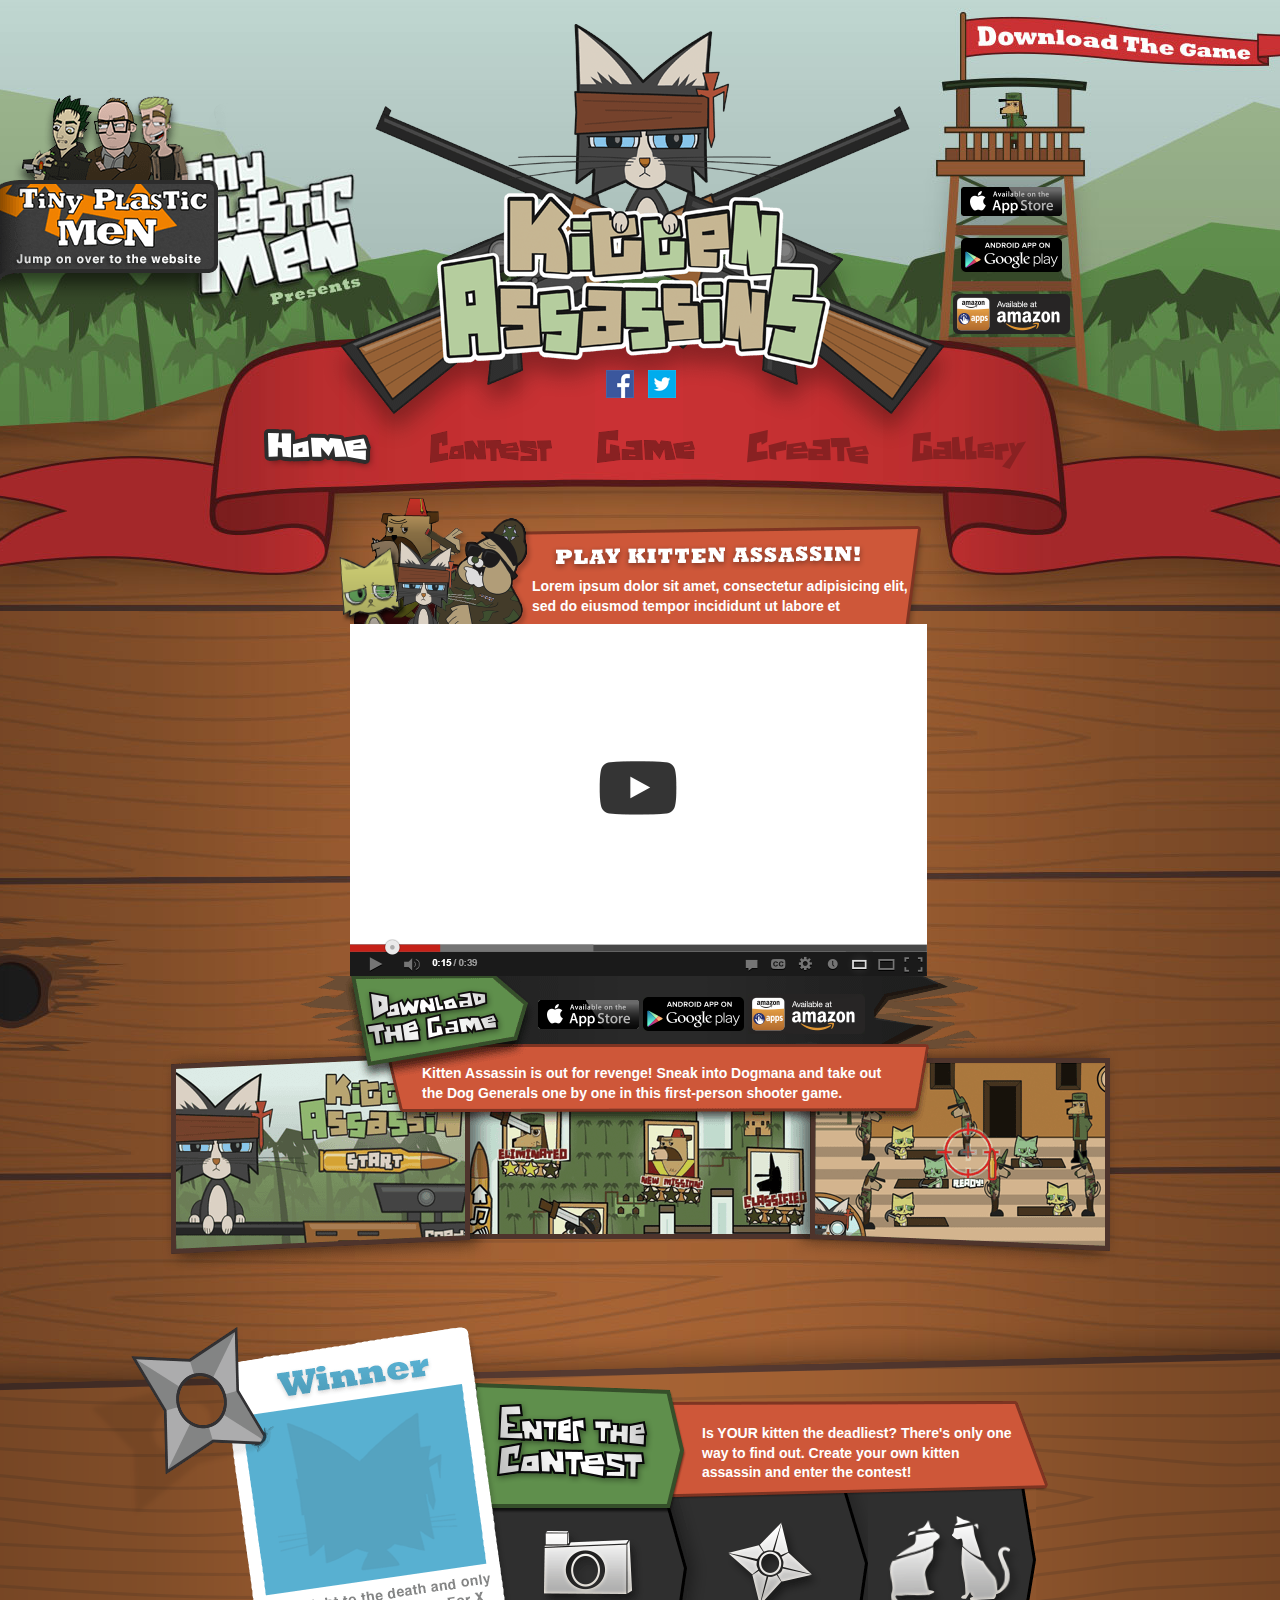
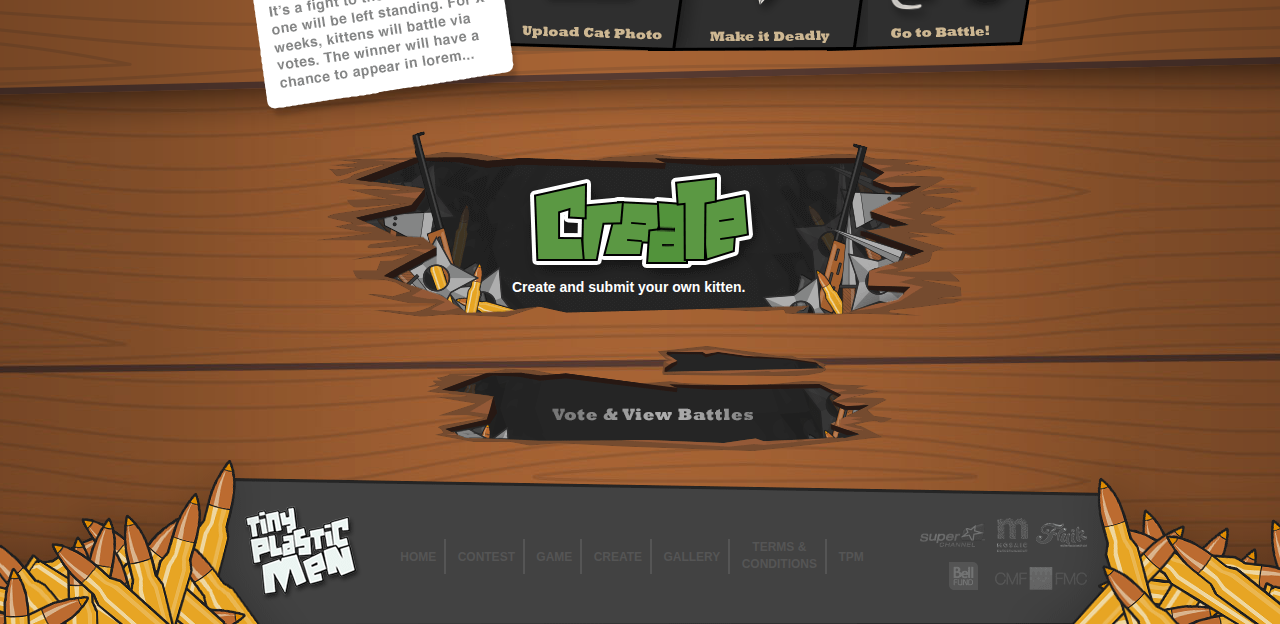
<file: index.html>
<!DOCTYPE html>
<!--[if lt IE 7]>      <html class="no-js lt-ie9 lt-ie8 lt-ie7"> <![endif]-->
<!--[if IE 7]>         <html class="no-js lt-ie9 lt-ie8"> <![endif]-->
<!--[if IE 8]>         <html class="no-js lt-ie9"> <![endif]-->
<!--[if gt IE 8]><!--> <html class="no-js"> <!--<![endif]-->
    <head>
        <meta charset="utf-8">
        <meta http-equiv="X-UA-Compatible" content="IE=edge">
        <title></title>
        <meta name="description" content="">
        <meta name="viewport" content="width=device-width, initial-scale=1">

        <!-- Place favicon.ico and apple-touch-icon.png in the root directory -->

        <link rel="stylesheet" href="css/normalize.css">
        <link rel="stylesheet" href="css/main.css">
        <link type="text/css" rel="stylesheet" href="http://fast.fonts.net/cssapi/bbb78cce-51ba-4f0b-b76f-f819145984c3.css"/>
        <script src="js/vendor/modernizr-2.6.2.min.js"></script>
        <script language="javascript" src="js/simpleswap.js"></script>
    </head>
    <body>
        <!--[if lt IE 7]>
            <p class="browsehappy">You are using an <strong>outdated</strong> browser. Please <a href="http://browsehappy.com/">upgrade your browser</a> to improve your experience.</p>
        <![endif]-->
    <div id="wrapper-outer">
       <div id="wrapper">
       <div id="header_outer">
                       <a href="http://tinyplasticmen.ca/" class="tinyplasticmen"></a>
           <div id="header">
                <a href="#" class="logo"></a><a href="#" class="downloadgame"></a>
                <div class="headerlinks">
                    <ul>
                        <li> <a href="#" class="linkfade"><img src="img/appstore_link.png"></a></li>
                        <li> <a href="#" class="linkfade"><img src="img/googleplay_link.png"></a></li>
                         <li> <a href="#" class="linkfade"><img src="img/amazon_link.png"></a></li>
                    </ul>
                 </div>
                 <div class="social">
                    <a href="#" class="linkfade"><img src="img/facebook_link.png" style="padding-right:10px;"></a>
                    <a href="#" class="linkfade"><img src="img/twitter_link.png"></a>
                 </div>
                 <div id="topnav">
                    <ul>
                        <li id="topnav_home"><a href="index.html" class="active">Home</a></li>
                        <li id="topnav_contest"><a href="contest.html">Contest</a></li>
                        <li id="topnav_game"><a href="game.html">Game</a></li>
                        <li id="topnav_create"><a href="create.html">Create</a></li>
                        <li id="topnav_gallery"><a href="gallery.html">Gallery</a></li>
                    </ul>
                 </div>
            </div>
        </div>
            <div id="content">
            <div class="home_gamebox">
                <div class="home_gamebox_header">
                    <h1>PLAY KITTEN ASSASSIN!</h1><span class="callouts">Lorem ipsum dolor sit amet, consectetur adipisicing elit, sed do eiusmod tempor incididunt ut labore et</span>
                </div>
                <div class="home_gamebox_video"></div>
                <div class="home_gamebox_footer">
                    <div class="home_gamebox_links">
                        <a href="#" class="linkfade"><img src="img/appstore_link.png"></a>
                        <a href="#" class="linkfade"><img src="img/googleplay_link.png"></a>
                        <a href="#" class="linkfade"><img src="img/amazon_link.png"></a>
                    </div>
                    <div class="home_gamebox_footertext">
                        <span class="callouts">Kitten Assassin is out for revenge! Sneak into Dogmana and take out the Dog Generals one by one in this first-person shooter game.</span>
                    </div>
                        <a href="#" class="home_gamebox_download"><h2>Download the game.</h2></a>
            </div>
                
            </div>
            <div class="home_winnerplank">
                <div class="home_winnerplank_inner">
                    <div class="home_winnerplank_header"> </div>
                    <div class="home_winnerplank_subnav">
                            <img src="img/camera_btn.gif" oversrc="img/camera_btn_over.gif"><img src="img/star_btn.png" oversrc="img/star_btn_over.gif"><img src="img/cat_btn.png" oversrc="img/cat_btn_over.gif">
                    </div>
                    <div class="home_winnerplank_card">It's a fight to the death and only one will be left standing. For X weeks, kittens will be battle via votes. The winner will have a chance to appear in lorem... </div>
                    <div class="home_entercontest_text">
                    <span class="callouts">Is YOUR kitten the deadliest? There's only one way to find out. Create your own kitten assassin and enter the contest!</span>
                    </div>
                    <a href="create.html" class="home_entercontest"><h2>Enter the Contest</h2></a>
                </div>
            </div>
            <!-- home_winnerplank_winner, below, is hidden by default. This shows the winner. When this DIV is visible home_winnerplank should be set to display: none. -->
            <div class="home_winnerplank_winner"></div>
            <a href="create.html" class="home_createkitten"><span class="callouts">Create and submit your own kitten.</span></a>
            <a href="contest.html" class="home_battles"></a>
    </div>
       </div>
       <div id="footer_outer">
           <div id="footer">
               <a href="index.html">HOME</a>
               <a href="contest.html">CONTEST</a>
               <a href="game.html">GAME</a>
               <a href="create.html">CREATE</a>
               <a href="gallery.html">GALLERY</a>
               <a href="#" style="padding-top:0; padding-bottom:10px;">TERMS &AMP; <BR/>CONDITIONS</a>
               <a href="#" style="border:none">TPM</a>
           </div>
    </div>

        <script src="//ajax.googleapis.com/ajax/libs/jquery/1.10.2/jquery.min.js"></script>
        <script>window.jQuery || document.write('<script src="js/vendor/jquery-1.10.2.min.js"><\/script>')</script>
        <script src="js/plugins.js"></script>
        <script src="js/main.js"></script>

        <!-- Google Analytics: change UA-XXXXX-X to be your site's ID. -->
        <script>
            (function(b,o,i,l,e,r){b.GoogleAnalyticsObject=l;b[l]||(b[l]=
            function(){(b[l].q=b[l].q||[]).push(arguments)});b[l].l=+new Date;
            e=o.createElement(i);r=o.getElementsByTagName(i)[0];
            e.src='//www.google-analytics.com/analytics.js';
            r.parentNode.insertBefore(e,r)}(window,document,'script','ga'));
            ga('create','UA-XXXXX-X');ga('send','pageview');
        </script>
    </body>
</html>
</file>
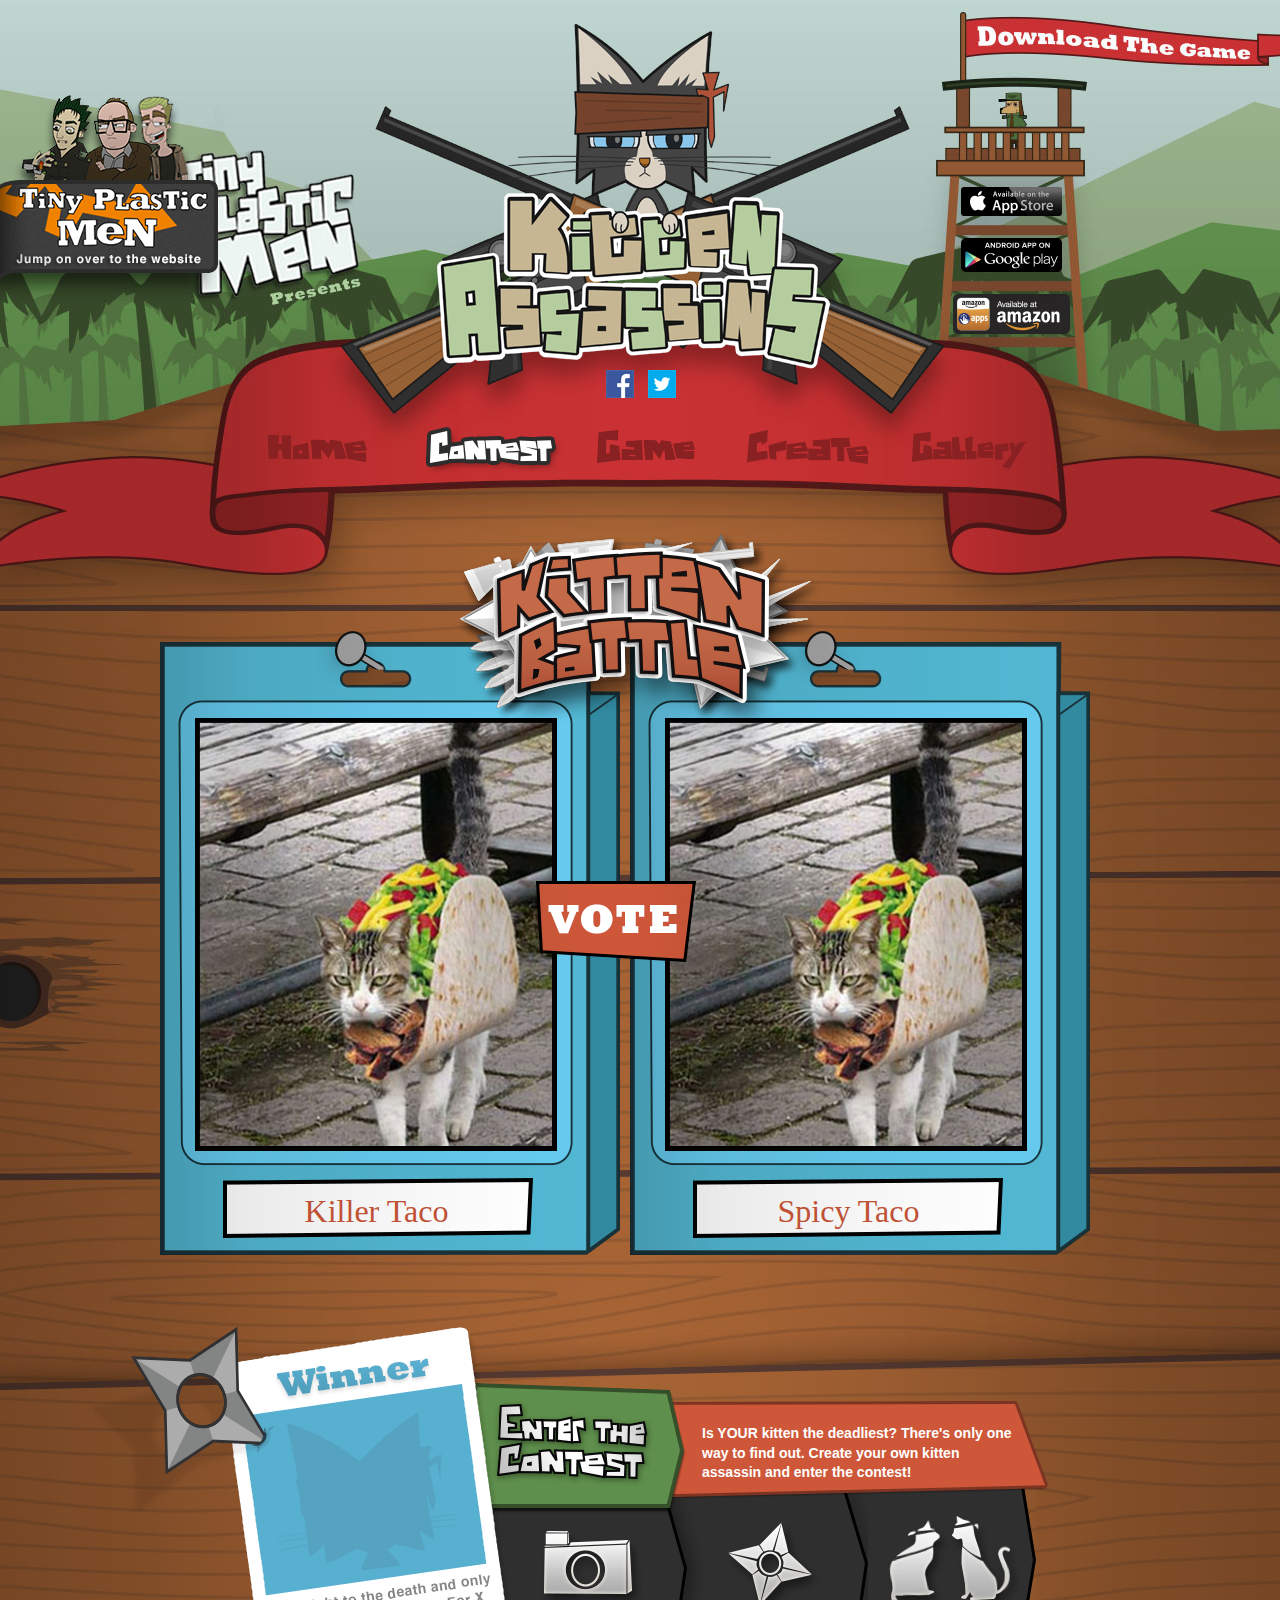
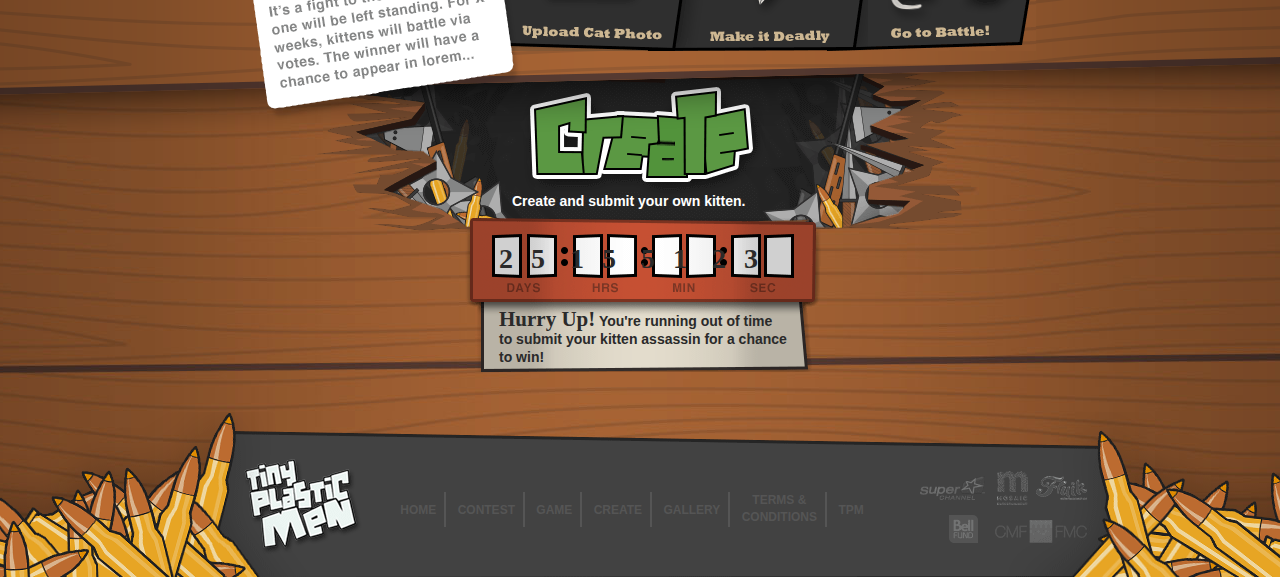
<file: contest.html>
<!DOCTYPE html>
<!--[if lt IE 7]>      <html class="no-js lt-ie9 lt-ie8 lt-ie7"> <![endif]-->
<!--[if IE 7]>         <html class="no-js lt-ie9 lt-ie8"> <![endif]-->
<!--[if IE 8]>         <html class="no-js lt-ie9"> <![endif]-->
<!--[if gt IE 8]><!--> <html class="no-js"> <!--<![endif]-->
    <head>
        <meta charset="utf-8">
        <meta http-equiv="X-UA-Compatible" content="IE=edge">
        <title></title>
        <meta name="description" content="">
        <meta name="viewport" content="width=device-width, initial-scale=1">

        <!-- Place favicon.ico and apple-touch-icon.png in the root directory -->

        <link rel="stylesheet" href="css/normalize.css">
        <link rel="stylesheet" href="css/main.css">
        <link type="text/css" rel="stylesheet" href="http://fast.fonts.net/cssapi/bbb78cce-51ba-4f0b-b76f-f819145984c3.css"/>
        <script src="js/vendor/modernizr-2.6.2.min.js"></script>
        <script language="javascript" src="js/simpleswap.js"></script>
    </head>
    <body>
        <!--[if lt IE 7]>
            <p class="browsehappy">You are using an <strong>outdated</strong> browser. Please <a href="http://browsehappy.com/">upgrade your browser</a> to improve your experience.</p>
        <![endif]-->
    <div id="wrapper-outer">
       <div id="wrapper">
       <div id="header_outer">
                       <a href="http://tinyplasticmen.ca/" class="tinyplasticmen"></a>
           <div id="header">
                <a href="#" class="logo"></a><a href="#" class="downloadgame"></a>
                <div class="headerlinks">
                    <ul>
                        <li> <a href="#" class="linkfade"><img src="img/appstore_link.png"></a></li>
                        <li> <a href="#" class="linkfade"><img src="img/googleplay_link.png"></a></li>
                         <li> <a href="#" class="linkfade"><img src="img/amazon_link.png"></a></li>
                    </ul>
                 </div>
                 <div class="social">
                    <a href="#" class="linkfade"><img src="img/facebook_link.png" style="padding-right:10px;"></a>
                    <a href="#" class="linkfade"><img src="img/twitter_link.png"></a>
                 </div>
                 <div id="topnav">
                    <ul>
                        <li id="topnav_home"><a href="index.html">Home</a></li>
                        <li id="topnav_contest"><a href="contest.html" class="active">Contest</a></li>
                        <li id="topnav_game"><a href="game.html">Game</a></li>
                        <li id="topnav_create"><a href="create.html">Create</a></li>
                        <li id="topnav_gallery"><a href="gallery.html">Gallery</a></li>
                    </ul>
                 </div>
            </div>
        </div>
            <div id="content">
                <div class="contest_battlebox_wrapper">
                    <div class="contest_battlebox_header">Kitten Battle</div>
                    <div class="contest_battlebox_vote">Vote</div>
                    <div class="contest_battlebox">
                        <img src="img/TEMP_tacocat.jpg">
                        <span class="kitty_name_1">Killer Taco</span>
                    </div>
                    <div class="contest_battlebox">
                        <img src="img/TEMP_tacocat.jpg">
                        <span class="kitty_name_2">Spicy Taco</span>
                    </div>
                </div>
            <div class="home_winnerplank">
                <div class="home_winnerplank_inner">
                    <div class="home_winnerplank_header"> </div>
                    <div class="home_winnerplank_subnav">
                            <img src="img/camera_btn.gif" oversrc="img/camera_btn_over.gif"><img src="img/star_btn.png" oversrc="img/star_btn_over.gif"><img src="img/cat_btn.png" oversrc="img/cat_btn_over.gif">
                    </div>
                    <div class="home_winnerplank_card">It's a fight to the death and only one will be left standing. For X weeks, kittens will be battle via votes. The winner will have a chance to appear in lorem... </div>
                    <div class="home_entercontest_text">
                    <span class="callouts">Is YOUR kitten the deadliest? There's only one way to find out. Create your own kitten assassin and enter the contest!</span>
                    </div>
                    <a href="create.html" class="home_entercontest"><h2>Enter the Contest</h2></a>
                </div>
            </div>
            <!-- home_winnerplank_winner, below, is hidden by default. This shows the winner. When this DIV is visible home_winnerplank should be set to display: none. -->
            <div class="home_winnerplank_winner"></div>
            <a href="create.html" class="home_createkitten"><span class="callouts">Create and submit your own kitten.</span></a>
            <!-- Replace numbers below with code for timer: days/hours/minutes/seconds -->
            <div class="contest_timerbox">
                <span class="timer">25</span><span class="timer">15</span><span class="timer">51</span><span class="timer">23</span>
                <p><span class="timer_introtext">Hurry Up!</span> You're running out of time to submit your kitten assassin for a chance to win!</p>
            </div>
            
    </div>
       </div>
       <div id="footer_outer">
           <div id="footer">
               <a href="index.html">HOME</a>
               <a href="contest.html">CONTEST</a>
               <a href="game.html">GAME</a>
               <a href="create.html">CREATE</a>
               <a href="gallery.html">GALLERY</a>
               <a href="#" style="padding-top:0; padding-bottom:10px;">TERMS &AMP; <BR/>CONDITIONS</a>
               <a href="#" style="border:none">TPM</a>
           </div>
    </div>

        <script src="//ajax.googleapis.com/ajax/libs/jquery/1.10.2/jquery.min.js"></script>
        <script>window.jQuery || document.write('<script src="js/vendor/jquery-1.10.2.min.js"><\/script>')</script>
        <script src="js/plugins.js"></script>
        <script src="js/main.js"></script>

        <!-- Google Analytics: change UA-XXXXX-X to be your site's ID. -->
        <script>
            (function(b,o,i,l,e,r){b.GoogleAnalyticsObject=l;b[l]||(b[l]=
            function(){(b[l].q=b[l].q||[]).push(arguments)});b[l].l=+new Date;
            e=o.createElement(i);r=o.getElementsByTagName(i)[0];
            e.src='//www.google-analytics.com/analytics.js';
            r.parentNode.insertBefore(e,r)}(window,document,'script','ga'));
            ga('create','UA-XXXXX-X');ga('send','pageview');
        </script>
    </body>
</html>
</file>
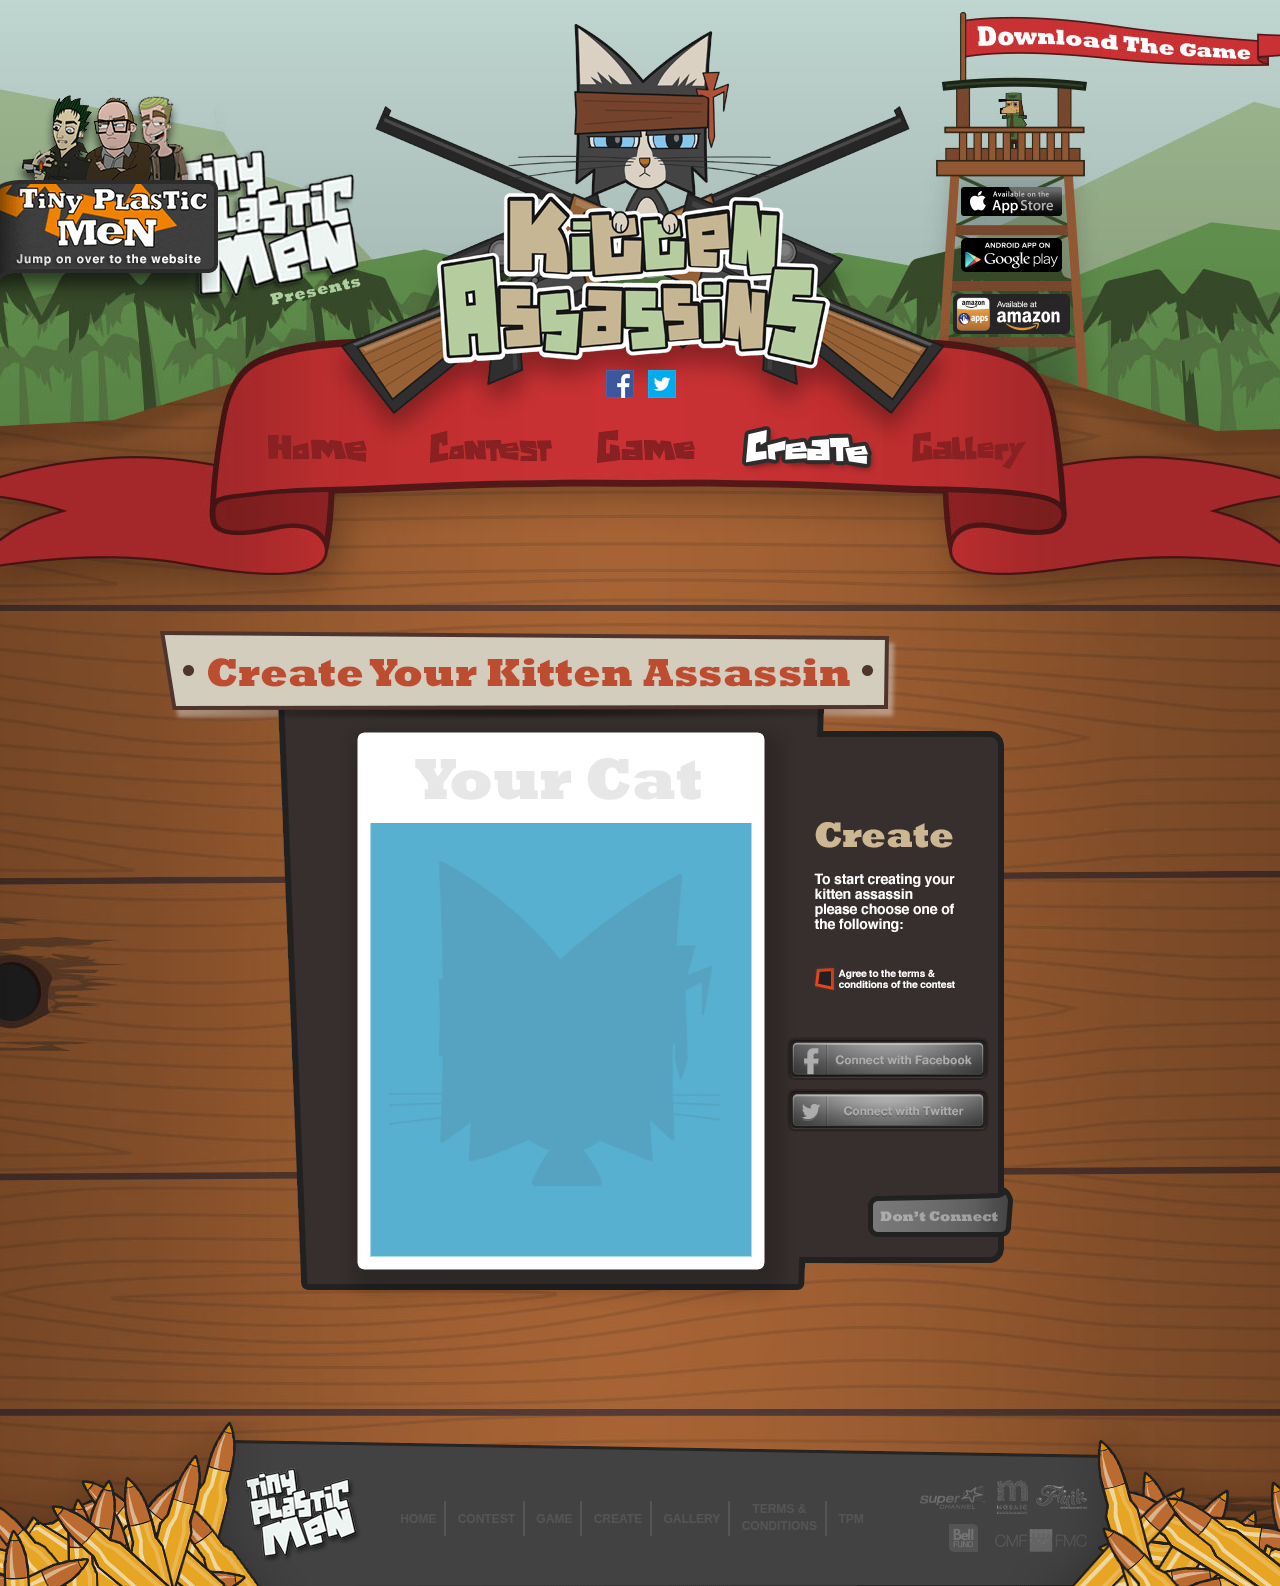
<file: create.html>
<!DOCTYPE html>
<!--[if lt IE 7]>      <html class="no-js lt-ie9 lt-ie8 lt-ie7"> <![endif]-->
<!--[if IE 7]>         <html class="no-js lt-ie9 lt-ie8"> <![endif]-->
<!--[if IE 8]>         <html class="no-js lt-ie9"> <![endif]-->
<!--[if gt IE 8]><!--> <html class="no-js"> <!--<![endif]-->
    <head>
        <meta charset="utf-8">
        <meta http-equiv="X-UA-Compatible" content="IE=edge">
        <title></title>
        <meta name="description" content="">
        <meta name="viewport" content="width=device-width, initial-scale=1">

        <!-- Place favicon.ico and apple-touch-icon.png in the root directory -->

        <link rel="stylesheet" href="css/normalize.css">
        <link rel="stylesheet" href="css/main.css">
        <link type="text/css" rel="stylesheet" href="http://fast.fonts.net/cssapi/bbb78cce-51ba-4f0b-b76f-f819145984c3.css"/>
        <script src="js/vendor/modernizr-2.6.2.min.js"></script>
        <script language="javascript" src="js/simpleswap.js"></script>
    </head>
    <body>
        <!--[if lt IE 7]>
            <p class="browsehappy">You are using an <strong>outdated</strong> browser. Please <a href="http://browsehappy.com/">upgrade your browser</a> to improve your experience.</p>
        <![endif]-->
    <div id="wrapper-outer">
       <div id="wrapper">
       <div id="header_outer">
                       <a href="http://tinyplasticmen.ca/" class="tinyplasticmen"></a>
           <div id="header">
                <a href="#" class="logo"></a><a href="#" class="downloadgame"></a>
                <div class="headerlinks">
                    <ul>
                        <li> <a href="#" class="linkfade"><img src="img/appstore_link.png"></a></li>
                        <li> <a href="#" class="linkfade"><img src="img/googleplay_link.png"></a></li>
                         <li> <a href="#" class="linkfade"><img src="img/amazon_link.png"></a></li>
                    </ul>
                 </div>
                 <div class="social">
                    <a href="#" class="linkfade"><img src="img/facebook_link.png" style="padding-right:10px;"></a>
                    <a href="#" class="linkfade"><img src="img/twitter_link.png"></a>
                 </div>
                 <div id="topnav">
                    <ul>
                        <li id="topnav_home"><a href="index.html">Home</a></li>
                        <li id="topnav_contest"><a href="contest.html">Contest</a></li>
                        <li id="topnav_game"><a href="game.html">Game</a></li>
                        <li id="topnav_create"><a href="create.html" class="active">Create</a></li>
                        <li id="topnav_gallery"><a href="gallery.html">Gallery</a></li>
                    </ul>
                 </div>
            </div>
        </div>
            <div id="content">
                <img src="img/TEMP_widget.png">
    </div>
       </div>
       <div id="footer_outer">
           <div id="footer">
               <a href="index.html">HOME</a>
               <a href="contest.html">CONTEST</a>
               <a href="game.html">GAME</a>
               <a href="create.html">CREATE</a>
               <a href="gallery.html">GALLERY</a>
               <a href="#" style="padding-top:0; padding-bottom:10px;">TERMS &AMP; <BR/>CONDITIONS</a>
               <a href="#" style="border:none">TPM</a>
           </div>
    </div>

        <script src="//ajax.googleapis.com/ajax/libs/jquery/1.10.2/jquery.min.js"></script>
        <script>window.jQuery || document.write('<script src="js/vendor/jquery-1.10.2.min.js"><\/script>')</script>
        <script src="js/plugins.js"></script>
        <script src="js/main.js"></script>

        <!-- Google Analytics: change UA-XXXXX-X to be your site's ID. -->
        <script>
            (function(b,o,i,l,e,r){b.GoogleAnalyticsObject=l;b[l]||(b[l]=
            function(){(b[l].q=b[l].q||[]).push(arguments)});b[l].l=+new Date;
            e=o.createElement(i);r=o.getElementsByTagName(i)[0];
            e.src='//www.google-analytics.com/analytics.js';
            r.parentNode.insertBefore(e,r)}(window,document,'script','ga'));
            ga('create','UA-XXXXX-X');ga('send','pageview');
        </script>
    </body>
</html>
</file>
<file: css/main.css>
/* ==========================================================================
   Kitten Assassins Main Styles
   ========================================================================== */
body {
    background-color: #000000;
    color: #4C4C4C;
    font-family: Helvetica, Arial, sans-serif;
    font-size: 14px;
}

img {
    border: medium none;
}

a {
    text-decoration: none;
}

#wrapper_outer {
    clear: both;
    float: left;
    margin: 0 auto;
    text-align: center;
    width: 100%;
}

#wrapper {
    background: url("../img/content_bg.jpg") repeat-y scroll center top transparent;
    width: 100%;
    position: relative;
    margin: 0 auto;
    text-align: center;
    background-position-y: 291px;
}

/* ==========================================================================
   Kitten Assassins Header Styles
   ========================================================================== */

#header_outer {
    background: url("../img/header_bg.jpg") no-repeat scroll center bottom transparent;
    height: 611px;
    margin: 0 auto;
    text-align: center;
    width: 100%;
}

#header {
    height: 611px;
    margin: 0 auto;
    text-align: center;
    width: 960px;
    position: relative;
}

.headerlinks {
    width: 125px;
    text-align: center;
    position: absolute;
    top: 187px;
    left: 789px;
}

a:hover.linkfade{
    opacity: .8;
}

.headerlinks ul{
    padding:0;
    margin:0;
    list-style: none;
}

.headerlinks li {
    padding-bottom: 22px;
}

a.logo {
    display:block;
    position: absolute;
    width: 639px;
    height: 425px;
    top: 24px;
    left: 163px;
    z-index: 10;
    background: url("../img/logo.png") no-repeat scroll center top transparent;   
}

a.downloadgame {
    display: block;
    position: absolute;
    width: 286px;
    height: 50px;
    top: 18px;
    left: 810px;
    z-index: 20;
}

a.tinyplasticmen {
    display: block;
    position: absolute;
    width: 230px;
    height: 217px;
    top: 90px;
    left: 0px;
    z-index: 20;
    background: url("../img/TPM_link.png") no-repeat scroll center top transparent; 
}

a:hover.tinyplasticmen {
    opacity: .8;
}

.social {
    position: absolute;
    width: 80px;
    height: 35px;
    left: 441px;
    top: 370px;
    z-index: 30;
}
#topnav {
    width: 500px;
    position: absolute;
    top: 420px;
    left: 0;
    z-index: 30;
}

#topnav ul {
    height: 64px;
    width: 900px;
    margin: 0 auto;
    overflow: hidden;
    position: relative;
    text-align: center;
    list-style: none outside none;
    display: inline-block;
}

#topnav li {
    display: block;
    height: 64px;
    margin: 0;
    padding: 0;
    position: relative;
    display: inline-block;
}

#topnav li a {
    background-color: transparent;
    display: block;
    height: 64px;
    width: 159px;
    text-indent: -9000px;
}

#topnav_home li {
    width: 140px;
    height: 64px;
}

#topnav_contest li {
    width: 159px;
    height: 64px;
}

#topnav_game li {
    width: 133px;
    height: 64px;
}

#topnav_create li {
    width: 159px;
    height: 64px;
}

#topnav_gallery li {
    width: 140px;
    height: 64px;
}

#topnav_home a {
    background: url("../img/topnav_home.png") no-repeat scroll 0 -64px transparent;
}

#topnav_home a:hover, #topnav_home a.active {
    background: url("../img/topnav_home.png") no-repeat scroll 0 0 transparent;
}

#topnav_contest a {
    background: url("../img/topnav_contest.png") no-repeat scroll 0 -64px transparent;
    margin-right: 5px;
}

#topnav_contest a:hover, #topnav_contest a.active {
    background: url("../img/topnav_contest.png") no-repeat scroll 0 0 transparent;
}

#topnav_game a {
    background: url("../img/topnav_game.png") no-repeat scroll 0 -64px transparent;
    margin-right: -15px;
}

#topnav_game a:hover, #topnav_game a.active {
    background: url("../img/topnav_game.png") no-repeat scroll 0 0 transparent;
}

#topnav_create a {
    background: url("../img/topnav_create.png") no-repeat scroll 0 -64px transparent;
    margin-right: 5px;
}

#topnav_create a:hover, #topnav_create a.active {
    background: url("../img/topnav_create.png") no-repeat scroll 0 0 transparent;
}

#topnav_gallery a {
    background: url("../img/topnav_gallery.png") no-repeat scroll 0 -64px transparent;
}

#topnav_gallery a:hover, #topnav_gallery a.active {
    background: url("../img/topnav_gallery.png") no-repeat scroll 0 0 transparent;
}


/* ==========================================================================
   Kitten Assassins Content Styles
   ========================================================================== */

#content {
    margin: 0 auto;
    text-align: left;
    width: 960px;
    min-height: 500px;
    padding-bottom: 165px;
    padding-top: 20px;
}

.home_gamebox {
    margin-top: -134px;
    padding-bottom: 600px;
}

.home_gamebox_header {
    background: url("../img/home_playheader.png") no-repeat;
    width: 382px;
    height: 47px;
    padding-left: 195px;
    padding-right: 15px;
    padding-top: 80px;
    margin-left: 177px;
    
}

.home_gamebox_video {
    background: url("../img/TEMP_video.png") no-repeat;
    width: 577px;
    height: 352px;
    margin-left: 190px;
}

.home_gamebox_footer {
    background: url("../img/home_playfooter.png") no-repeat;
    width: 962px;
    height: 295px;
    position: relative;
}
.home_gamebox_links {
    position: absolute;
    left:378px;
    top:18px;
    width: 330px;
    height: 36px;
}
a.home_gamebox_links {
    padding-right: 8px;
}
.home_gamebox_footertext {
    position: absolute;
    left: 262px;
    top: 88px;
    width: 480px;
    height: 50px; 
}

a.home_gamebox_download {
    display: block;
    position: absolute;
    background: url("../img/downloadgame_btn.png") no-repeat;
    width: 147px;
    height: 69px;
    left: 200px;
    top: 10px;
    text-indent: -9000px;
}
a:hover.home_gamebox_download {
    opacity: .8;
}

.home_winnerplank {
    position: absolute;
    display: block;
    width: 100%;
    height: 461px;
    top: 1300px;
    left: 0;
    z-index: 10;
    background: url("../img/home_woodslat.png") center;
}

.home_winnerplank_winner {
    position: absolute;
    display: none;
    width: 100%;
    height: 461px;
    top: 1300px;
    left: 0;
    background: url("../img/home_woodslat_winner.png") center;
}

.home_winnerplank_inner {
    height: 451px;
    margin: 0 auto;
    text-align: center;
    width: 960px;
    position: relative;
}
.home_winnerplank_header {
    background: url("../img/home_winnerbox_header.png");
    display: block;
    width: 587px;
    height: 135px;
    position: absolute;
    left: 305px;
    top: 81px;
    z-index: 40;
}

.home_winnerplank_subnav {
    position: relative;
    padding-top: 177px;
    padding-left: 230px;
}

.home_winnerplank_card {
    width: 432px;
    height: 393px;
    display: block;
    position: absolute;
    top: 27px;
    z-index: 40;
    left: -71px;
    background: url("../img/home_winner.png");
    text-indent: -9000px;
}

.home_entercontest {
    width: 162px;
    height: 87px;
    display: block;
    position: absolute;
    top: 100px;
left: 332px;
    z-index: 40;
    background: url("../img/enter_contest.png");
    text-indent: -9000px;
}

a:hover.home_entercontest {
    opacity: .8;
}

.home_entercontest_text {
    position: absolute;
    left: 542px;
    top: 124px;
    width: 310px;
    height: 55px;
    z-index: 40;
    text-align: left;
}

.home_createkitten {
    width: 646px;
    height: 68px;
    position: relative;
    display: block;
    padding-top: 147px;
    padding-left: 195px;
    margin-left: 157px;
    margin-top: -140px;
    background: url("../img/home_create_btn.png")  no-repeat scroll 0 0 transparent;
}

a:hover.home_createkitten {
    background: url("../img/home_create_btn.png") no-repeat scroll 0 -215px transparent;
}

a.home_battles {
    width:518px;
    height: 113px;
    margin-left: 267px;
    background: url("../img/home_battles_btn.png") no-repeat scroll 0 -113px transparent;
    display: block;
    position: relative;
}

a:hover.home_battles {
    background: url("../img/home_battles_btn.png") no-repeat scroll 0 0 transparent;
}

.contest_battlebox_wrapper {
    height: 693px;
    width: 100%;
    position: relative;
    margin-bottom: 461px;
}

.contest_battlebox {
    background: url("../img/contest_box.png") no-repeat;
    display: block;
    width: 421px;
    height: 533px;
    padding-top: 91px;
    padding-left: 39px;
    float: left;
    margin-right: 10px;
}

.contest_battlebox_header {
    position: absolute;
    display: block;
    width: 371px;
    height: 211px;
    left: 294px;
    top:-100px;
    background: url("../img/title_kittenbattle.png");
    z-index: 20px;
    text-indent: -9000px;
}

.contest_battlebox_vote {
    position: absolute;
    display: block;
    width: 160px;
    height: 81px;
    left: 376px;
    top: 250px;
    background: url("../img/vote.png");
    z-index: 20px;
    text-indent: -9000px;
}

.contest_timerbox {
    position: relative;
    display: block;
    margin-bottom: 40px;
    z-index: 40;
    background: url("../img/timer_bg.png");
    width: 288px;
    height: 123px;
    padding: 21px 46px 10px 46px;
    margin-left: 293px;
    margin-top: -42px;
    font-family: 'Helvetica', sans-serif;
    font-size: 14px;
    font-weight: bold;
    color: #2a2a2a;
}

.contest_timerbox p {
    padding-top: 18px;
    line-height: 18px;
}

/* ==========================================================================
   Kitten Assassins Footer Styles
   ========================================================================== */

#footer_outer {
    clear: both;
    position: relative;
    height: 165px;
    text-align: center;
    width: 100%;
    margin-top: -165px;
    background: url("../img/footer.png") no-repeat scroll center top transparent;
}

#footer {
    position: relative;
    width: 960px;
    margin: 0 auto;
    font-weight: bold;
    font-size: 12px;
    color: #555555;
    text-align: center;
    padding-top: 80px;
}

#footer a {
    display: inline-block;
    color: #555555;
    padding-right: 8px;
    padding-top: 10px;
    margin-right: 8px;
    border-right: solid 2px #555555;
    height: 25px;
    vertical-align: top;
}

#footer a:hover {
    color: #6e6e6e;
}

#footer h1 {
    display: block;
    padding: 0;
    text-indent: -9000px;
}

/* ==========================================================================
   Kitten Assassins Text Styles
   ========================================================================== */

h1 {
    text-indent: -9000px;
    padding: 0;
    margin: 0;
    width: 0;
    height: 0;
}

h2 {
    text-indent: -9000px;
    padding: 0;
    margin: 0;
    width: 0;
    height: 0;
}

.callouts {
    font-size: 14px;
    font-weight: bold;
    color: #ffffff;
}

.kitty_name_1, .kitty_name_2 {
    font-family:'Rockwell W01 Extra Bold';
    font-size: 32px;
    color:#c05135;
    position: absolute;
    display: block;
    top: 558px;
    width: 287px;
    height: 50px;
    text-align: center;
}

.kitty_name_1 {
    left: 73px;
}

.kitty_name_2 {
    left: 545px;
}

.timer {
    letter-spacing: 18px;
    font-family:'Avenir LT W01 95 Black';
    font-size: 28px;
    color: #2a2a2a;
    padding-right: 7px;
    margin-bottom: 25px;
}

.timer_introtext {
    font-family:'Rockwell W01 Extra Bold';
    font-size: 21px;
    color: #2a2a2a;
}

/* ==========================================================================
/*! HTML5 Boilerplate v4.3.0 | MIT License | http://h5bp.com/ */

/*
 * What follows is the result of much research on cross-browser styling.
 * Credit left inline and big thanks to Nicolas Gallagher, Jonathan Neal,
 * Kroc Camen, and the H5BP dev community and team.
 */

/* ==========================================================================
   Base styles: opinionated defaults
   ========================================================================== */

html,
button,
input,
select,
textarea {
    color: #222;
}

html {
    font-size: 1em;
    line-height: 1.4;
}

/*
 * Remove text-shadow in selection highlight: h5bp.com/i
 * These selection rule sets have to be separate.
 * Customize the background color to match your design.
 */

::-moz-selection {
    background: #b3d4fc;
    text-shadow: none;
}

::selection {
    background: #b3d4fc;
    text-shadow: none;
}

/*
 * A better looking default horizontal rule
 */

hr {
    display: block;
    height: 1px;
    border: 0;
    border-top: 1px solid #ccc;
    margin: 1em 0;
    padding: 0;
}

/*
 * Remove the gap between images, videos, audio and canvas and the bottom of
 * their containers: h5bp.com/i/440
 */

audio,
canvas,
img,
video {
    vertical-align: middle;
}

/*
 * Remove default fieldset styles.
 */

fieldset {
    border: 0;
    margin: 0;
    padding: 0;
}

/*
 * Allow only vertical resizing of textareas.
 */

textarea {
    resize: vertical;
}

/* ==========================================================================
   Browse Happy prompt
   ========================================================================== */

.browsehappy {
    margin: 0.2em 0;
    background: #ccc;
    color: #000;
    padding: 0.2em 0;
}

/* ==========================================================================
   Helper classes
   ========================================================================== */

/*
 * Image replacement
 */

.ir {
    background-color: transparent;
    border: 0;
    overflow: hidden;
    /* IE 6/7 fallback */
    *text-indent: -9999px;
}

.ir:before {
    content: "";
    display: block;
    width: 0;
    height: 150%;
}

/*
 * Hide from both screenreaders and browsers: h5bp.com/u
 */

.hidden {
    display: none !important;
    visibility: hidden;
}

/*
 * Hide only visually, but have it available for screenreaders: h5bp.com/v
 */

.visuallyhidden {
    border: 0;
    clip: rect(0 0 0 0);
    height: 1px;
    margin: -1px;
    overflow: hidden;
    padding: 0;
    position: absolute;
    width: 1px;
}

/*
 * Extends the .visuallyhidden class to allow the element to be focusable
 * when navigated to via the keyboard: h5bp.com/p
 */

.visuallyhidden.focusable:active,
.visuallyhidden.focusable:focus {
    clip: auto;
    height: auto;
    margin: 0;
    overflow: visible;
    position: static;
    width: auto;
}

/*
 * Hide visually and from screenreaders, but maintain layout
 */

.invisible {
    visibility: hidden;
}

/*
 * Clearfix: contain floats
 *
 * For modern browsers
 * 1. The space content is one way to avoid an Opera bug when the
 *    `contenteditable` attribute is included anywhere else in the document.
 *    Otherwise it causes space to appear at the top and bottom of elements
 *    that receive the `clearfix` class.
 * 2. The use of `table` rather than `block` is only necessary if using
 *    `:before` to contain the top-margins of child elements.
 */

.clearfix:before,
.clearfix:after {
    content: " "; /* 1 */
    display: table; /* 2 */
}

.clearfix:after {
    clear: both;
}

/*
 * For IE 6/7 only
 * Include this rule to trigger hasLayout and contain floats.
 */

.clearfix {
    *zoom: 1;
}

/* ==========================================================================
   EXAMPLE Media Queries for Responsive Design.
   These examples override the primary ('mobile first') styles.
   Modify as content requires.
   ========================================================================== */

@media only screen and (min-width: 35em) {
    /* Style adjustments for viewports that meet the condition */
}

@media print,
       (-o-min-device-pixel-ratio: 5/4),
       (-webkit-min-device-pixel-ratio: 1.25),
       (min-resolution: 120dpi) {
    /* Style adjustments for high resolution devices */
}

/* ==========================================================================
   Print styles.
   Inlined to avoid required HTTP connection: h5bp.com/r
   ========================================================================== */

@media print {
    * {
        background: transparent !important;
        color: #000 !important; /* Black prints faster: h5bp.com/s */
        box-shadow: none !important;
        text-shadow: none !important;
    }

    a,
    a:visited {
        text-decoration: underline;
    }

    a[href]:after {
        content: " (" attr(href) ")";
    }

    abbr[title]:after {
        content: " (" attr(title) ")";
    }

    /*
     * Don't show links for images, or javascript/internal links
     */

    .ir a:after,
    a[href^="javascript:"]:after,
    a[href^="#"]:after {
        content: "";
    }

    pre,
    blockquote {
        border: 1px solid #999;
        page-break-inside: avoid;
    }

    thead {
        display: table-header-group; /* h5bp.com/t */
    }

    tr,
    img {
        page-break-inside: avoid;
    }

    img {
        max-width: 100% !important;
    }

    @page {
        margin: 0.5cm;
    }

    p,
    h2,
    h3 {
        orphans: 3;
        widows: 3;
    }

    h2,
    h3 {
        page-break-after: avoid;
    }
}
</file>
